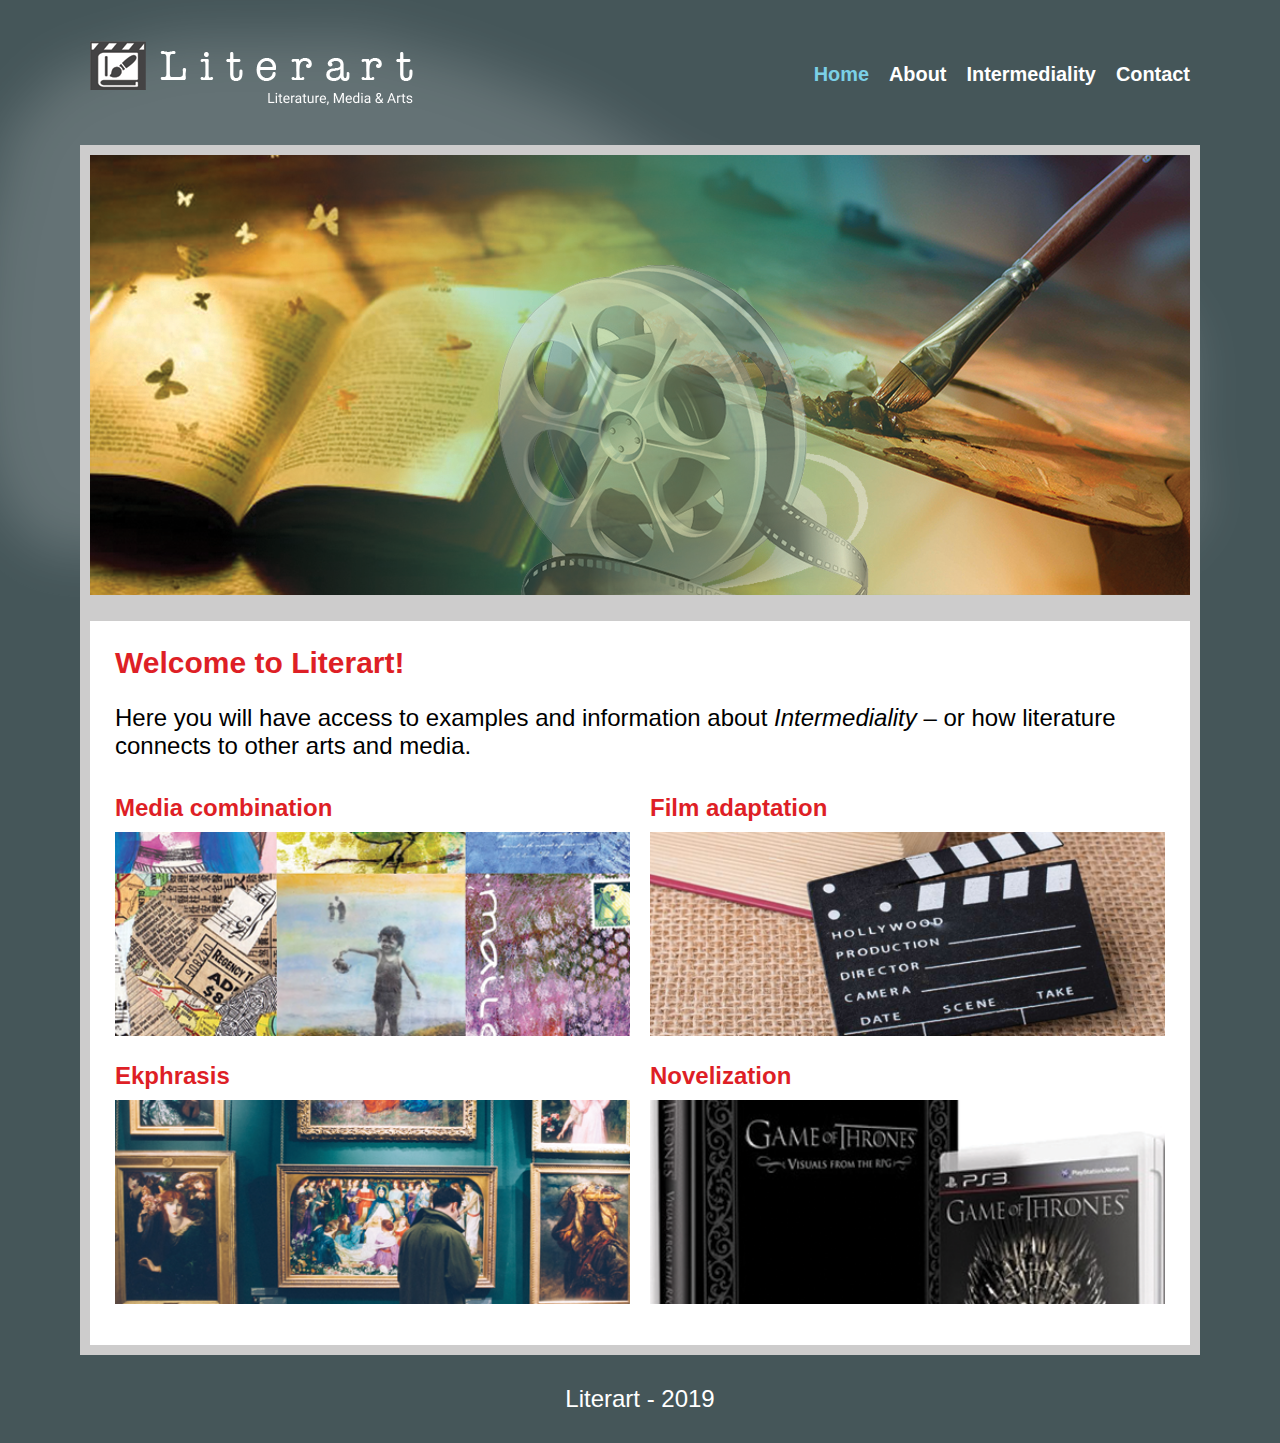
<file: index.html>
<!DOCTYPE html>
<html lang="en">
  <head>
    <meta charset="UTF-8" />
    <meta
      name="viewport"
      content="width=device-width, initial-scale=1, shrink-to-fit=no"
    />
    <meta http-equiv="X-UA-Compatible" content="ie=edge" />
    <link rel="stylesheet" href="./styles.css" />
    <title>Literart - Literature, Media & Arts</title>
  </head>

  <body>
    <div class="container">
      <div class="header">
        <a href="index.html" class="logo">Literart</a>
        <ul class="menu">
          <li><a class="active" href="index.html">Home</a></li>
          <li><a href="about.html">About</a></li>
          <li><a href="intermediality.html">Intermediality</a></li>
          <li><a href="contact.html">Contact</a></li>
        </ul>
      </div>
      <div class="content">
        <img class="banner" src="./images/banner.png" alt="Literart" />
        <div class="main">
          <h1>Welcome to Literart!</h1>
          <p>
            Here you will have access to examples and information about
            <i>Intermediality</i> – or how literature connects to other arts and
            media.
          </p>
          <div class="blocks">
            <div class="block">
              <a href="media-combination.html">
                <h2>Media combination</h2>
                <img
                  src="./images/media-combination.png"
                  alt="Media combination"
                />
              </a>
            </div>
            <div class="block">
              <a href="media-transposition.html#film-adaptation">
                <h2>Film adaptation</h2>
                <img src="./images/film-adaptation.png" alt="Film adaptation" />
              </a>
            </div>
            <div class="block">
              <a href="media-transposition.html#ekphrasis">
                <h2>Ekphrasis</h2>
                <img src="./images/ekphrasis.png" alt="Ekphrasis" />
              </a>
            </div>
            <div class="block">
              <a href="media-transposition.html#novelization">
                <h2>Novelization</h2>
                <img src="./images/novelization.png" alt="Novelization" />
              </a>
            </div>
          </div>
        </div>
      </div>
      <div class="footer">
        Literart - 2019
      </div>
    </div>
  </body>
</html>
</file>
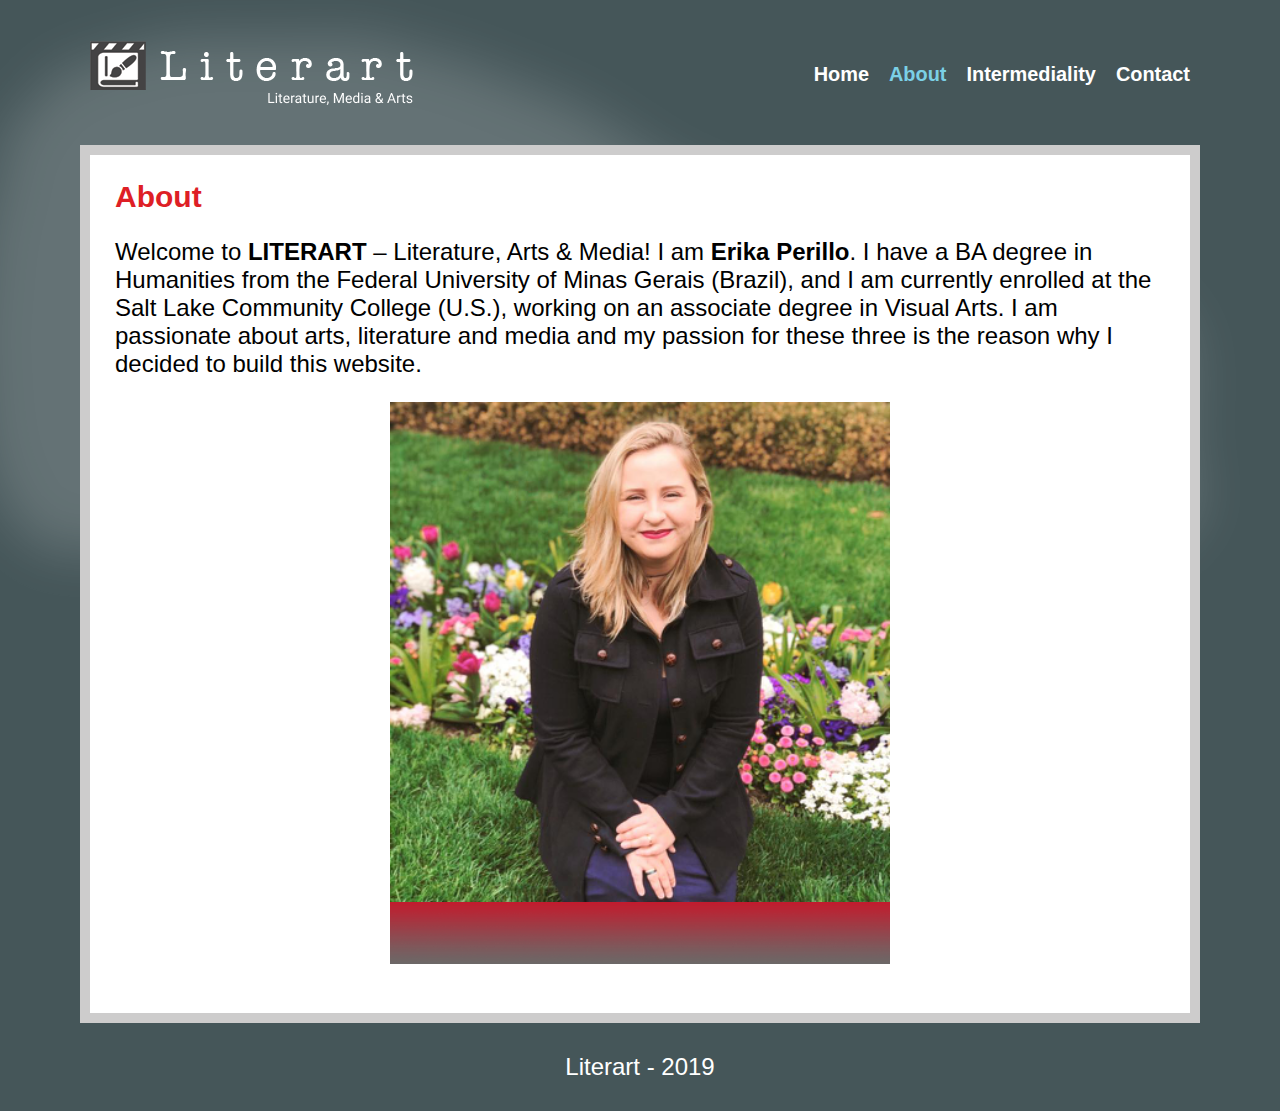
<file: about.html>
<!DOCTYPE html>
<html lang="en">
  <head>
    <meta charset="UTF-8" />
    <meta
      name="viewport"
      content="width=device-width, initial-scale=1, shrink-to-fit=no"
    />
    <meta http-equiv="X-UA-Compatible" content="ie=edge" />
    <link rel="stylesheet" href="./styles.css" />
    <title>About :: Literart - Literature, Media & Arts</title>
  </head>

  <body class="author">
    <div class="container">
      <div class="header">
        <a href="index.html" class="logo">Literart</a>
        <ul class="menu">
          <li><a href="index.html">Home</a></li>
          <li><a class="active" href="about.html">About</a></li>
          <li><a href="intermediality.html">Intermediality</a></li>
          <li><a href="contact.html">Contact</a></li>
        </ul>
      </div>
      <div class="content">
        <div class="main">
          <h1>About</h1>
          <p>
            Welcome to <strong>LITERART</strong> – Literature, Arts & Media! I
            am <strong>Erika Perillo</strong>. I have a BA degree in Humanities
            from the Federal University of Minas Gerais (Brazil), and I am
            currently enrolled at the Salt Lake Community College (U.S.),
            working on an associate degree in Visual Arts. I am passionate about
            arts, literature and media and my passion for these three is the
            reason why I decided to build this website.
          </p>
          <p>
            <img src="./images/author.png" alt="Erika Perillo" />
            <img src="./images/animation.gif" alt="Literart" />
          </p>
        </div>
      </div>
      <div class="footer">
        Literart - 2019
      </div>
    </div>
  </body>
</html>
</file>
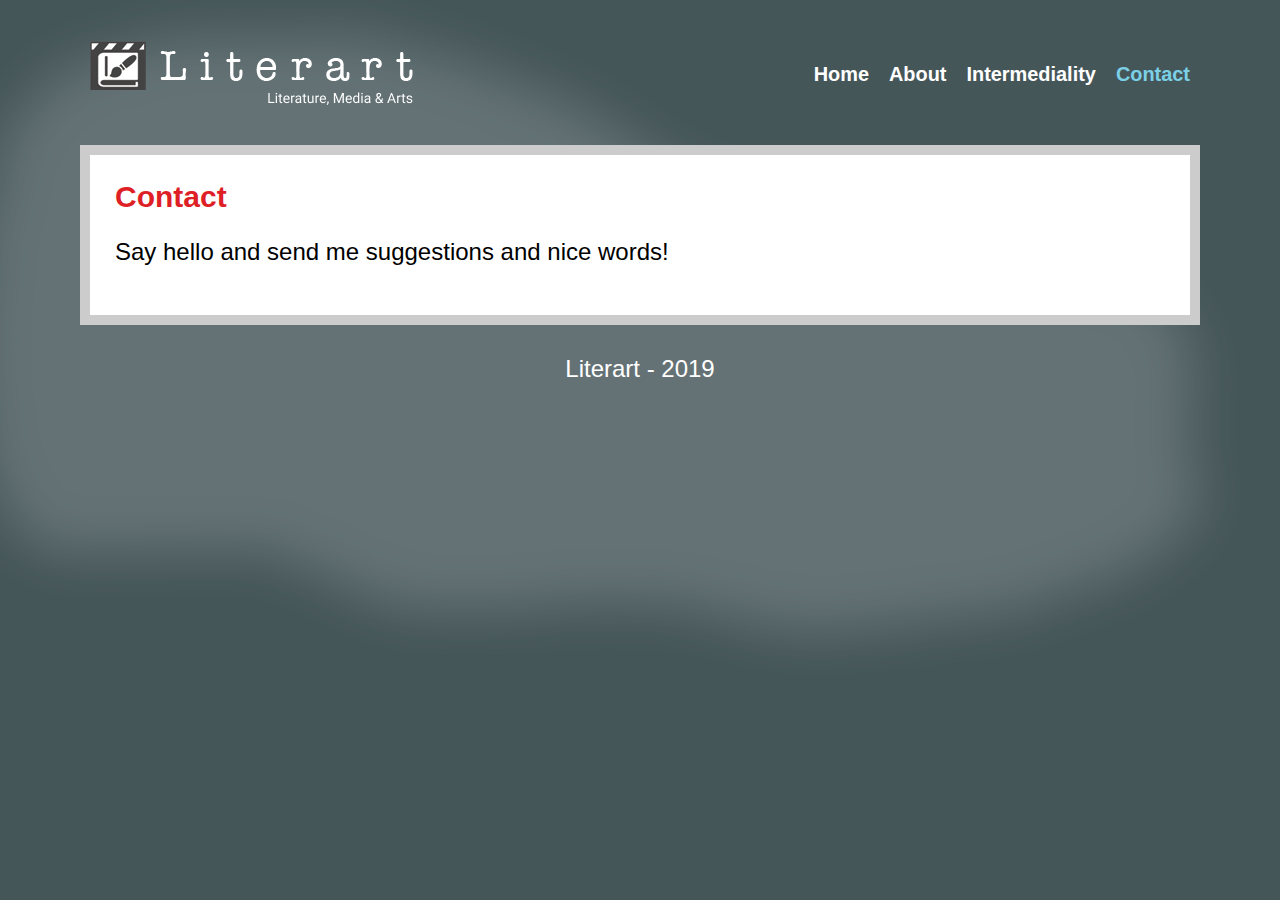
<file: contact.html>
<!DOCTYPE html>
<html lang="en">
  <head>
    <meta charset="UTF-8" />
    <meta
      name="viewport"
      content="width=device-width, initial-scale=1, shrink-to-fit=no"
    />
    <meta http-equiv="X-UA-Compatible" content="ie=edge" />
    <link rel="stylesheet" href="./styles.css" />
    <title>Contact :: Literart - Literature, Media & Arts</title>
  </head>

  <body class="author">
    <div class="container">
      <div class="header">
        <a href="index.html" class="logo">Literart</a>
        <ul class="menu">
          <li><a href="index.html">Home</a></li>
          <li><a href="about.html">About</a></li>
          <li><a href="intermediality.html">Intermediality</a></li>
          <li><a class="active" href="contact.html">Contact</a></li>
        </ul>
      </div>
      <div class="content">
        <div class="main">
          <h1>Contact</h1>
          <p>Say hello and send me suggestions and nice words!</p>
          <p>
            <script
              type="text/javascript"
              src="https://form.jotform.com/jsform/93200164380144"
            ></script>
          </p>
        </div>
      </div>
      <div class="footer">
        Literart - 2019
      </div>
    </div>
  </body>
</html>
</file>
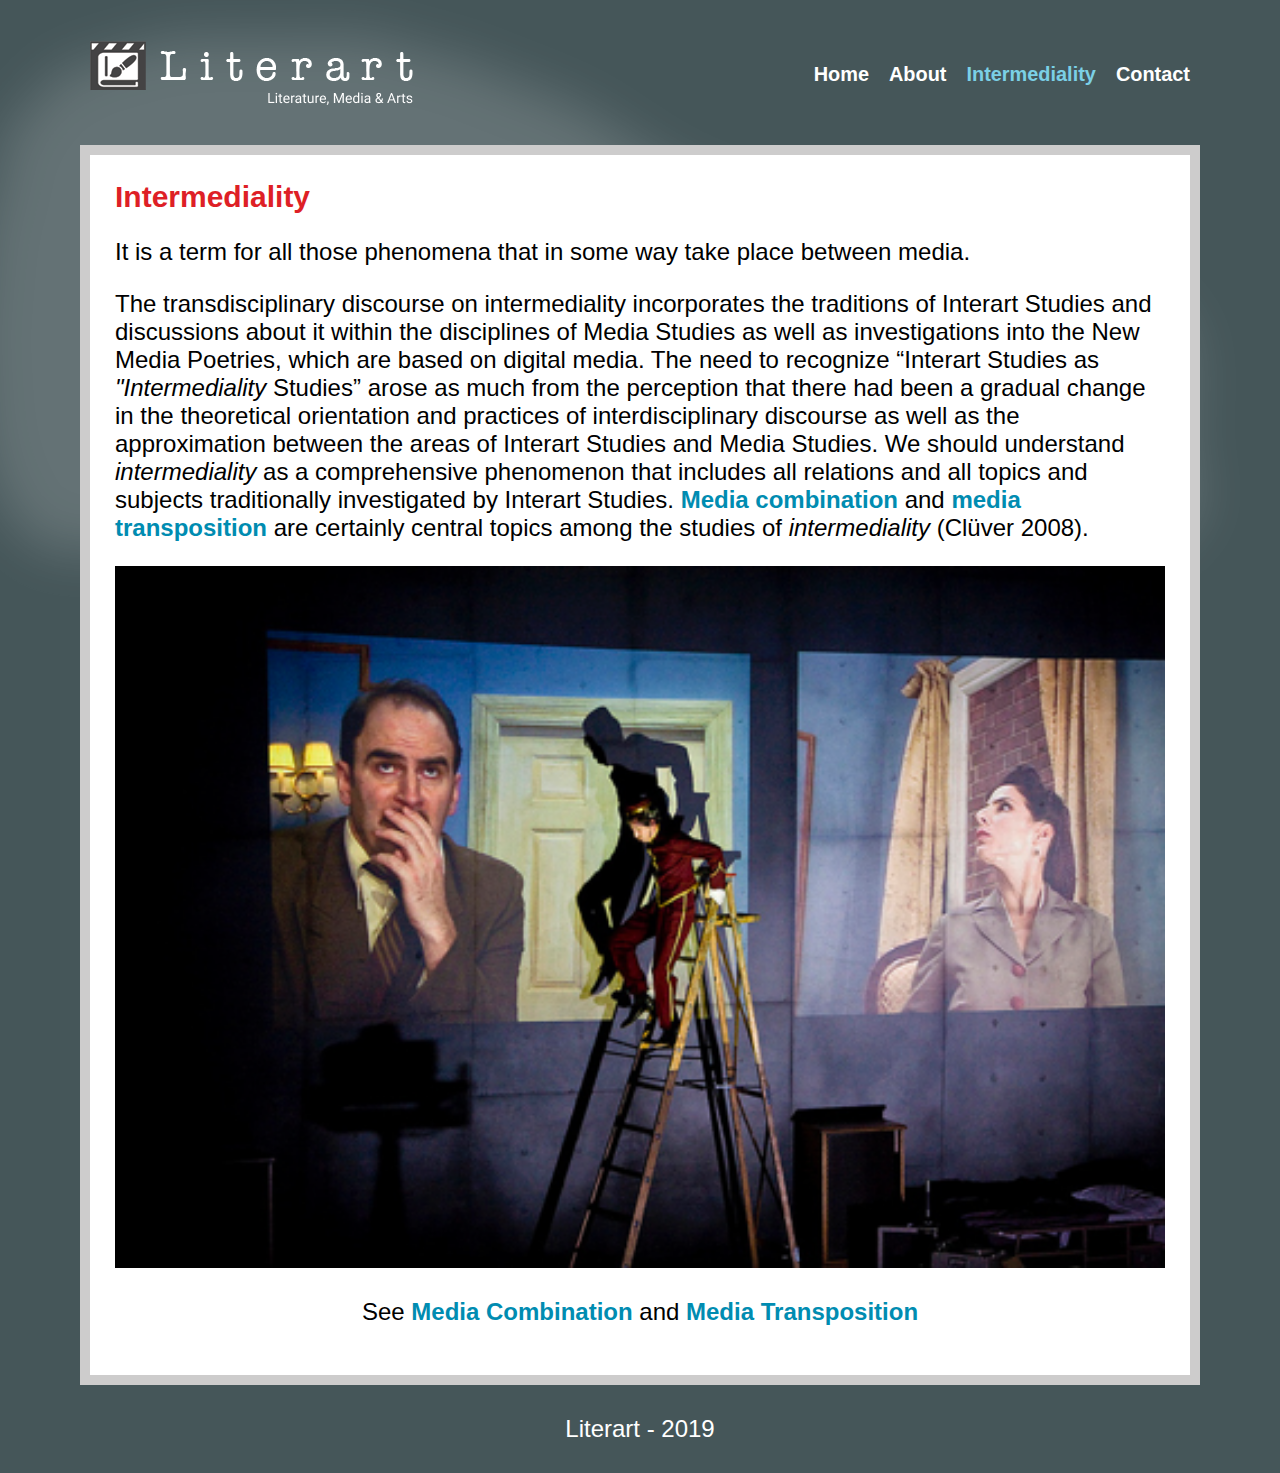
<file: intermediality.html>
<!DOCTYPE html>
<html lang="en">
  <head>
    <meta charset="UTF-8" />
    <meta
      name="viewport"
      content="width=device-width, initial-scale=1, shrink-to-fit=no"
    />
    <meta http-equiv="X-UA-Compatible" content="ie=edge" />
    <link rel="stylesheet" href="./styles.css" />
    <title>Intermediality :: Literart - Literature, Media & Arts</title>
  </head>

  <body class="intermediality">
    <div class="container">
      <div class="header">
        <a href="index.html" class="logo">Literart</a>
        <ul class="menu">
          <li><a href="index.html">Home</a></li>
          <li><a href="about.html">About</a></li>
          <li>
            <a class="active" href="intermediality.html">Intermediality</a>
          </li>
          <li><a href="contact.html">Contact</a></li>
        </ul>
      </div>
      <div class="content">
        <div class="main">
          <h1>Intermediality</h1>
          <p>
            It is a term for all those phenomena that in some way take place
            between media.
          </p>
          <p>
            The transdisciplinary discourse on intermediality incorporates the
            traditions of Interart Studies and discussions about it within the
            disciplines of Media Studies as well as investigations into the New
            Media Poetries, which are based on digital media. The need to
            recognize “Interart Studies as
            <i>"Intermediality</i> Studies” arose as much from the perception
            that there had been a gradual change in the theoretical orientation
            and practices of interdisciplinary discourse as well as the
            approximation between the areas of Interart Studies and Media
            Studies. We should understand <i>intermediality</i> as a
            comprehensive phenomenon that includes all relations and all topics
            and subjects traditionally investigated by Interart Studies.
            <a href="media-combination.html">Media combination</a> and
            <a href="media-transposition.html">media transposition</a> are
            certainly central topics among the studies of
            <i>intermediality</i> (Clüver 2008).
          </p>
          <p>
            <img src="./images/intermediality.png" alt="Intermediality" />
          </p>
          <p class="center">
            See <a href="media-combination.html">Media Combination</a>
            and <a href="media-transposition.html">Media Transposition</a>
          </p>
        </div>
      </div>
      <div class="footer">
        Literart - 2019
      </div>
    </div>
  </body>
</html>
</file>
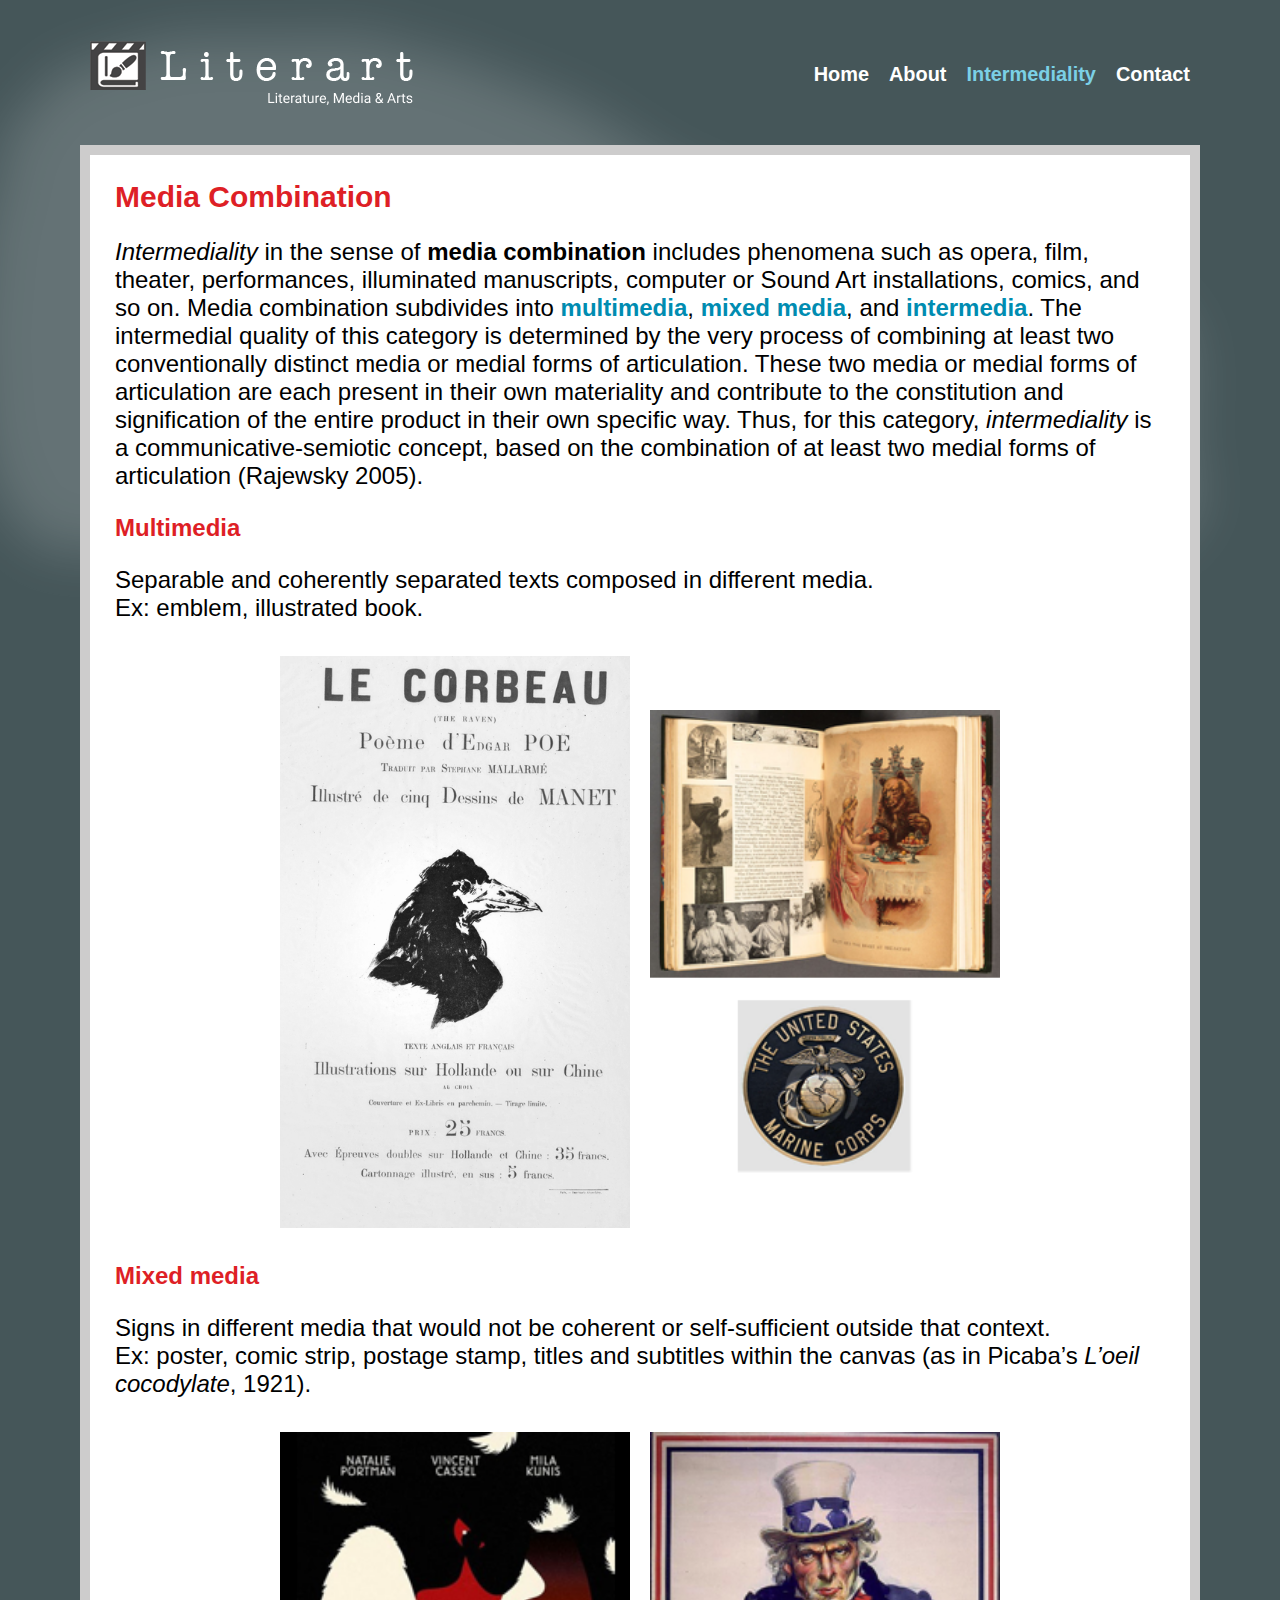
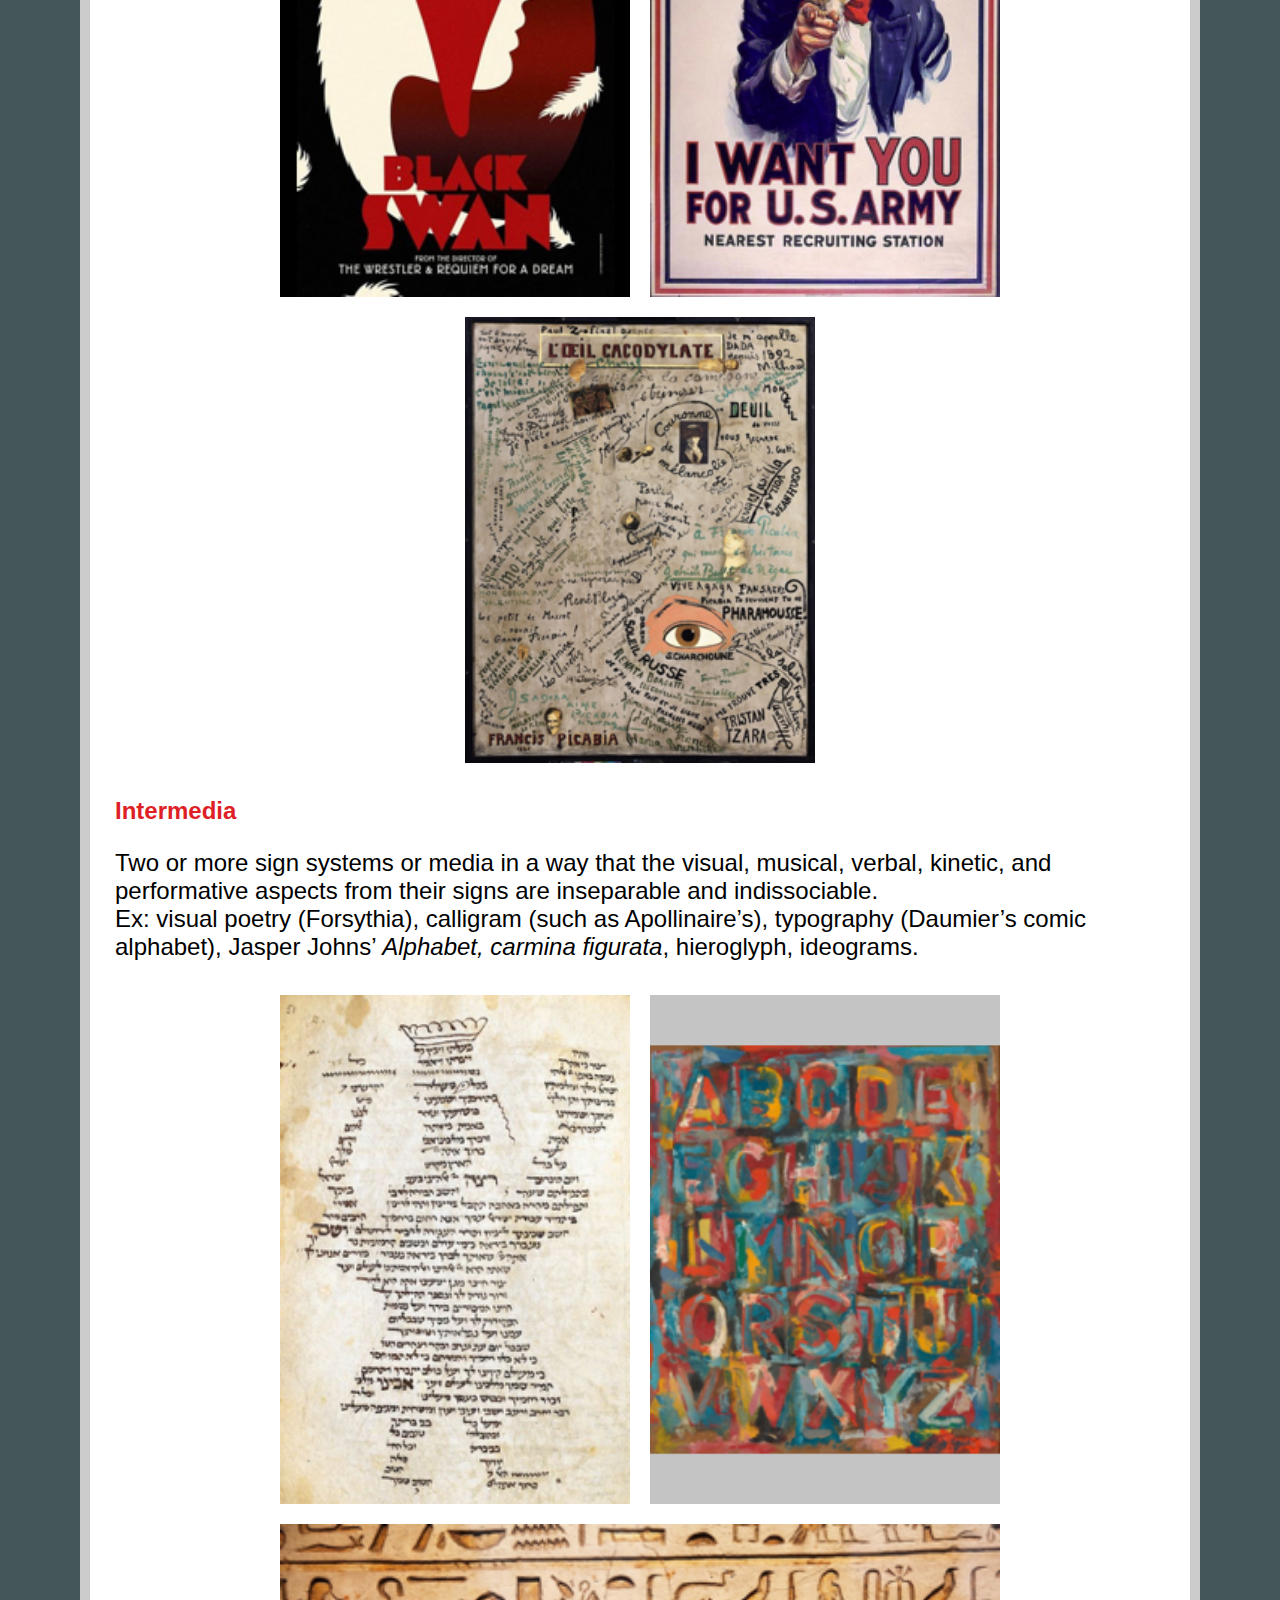
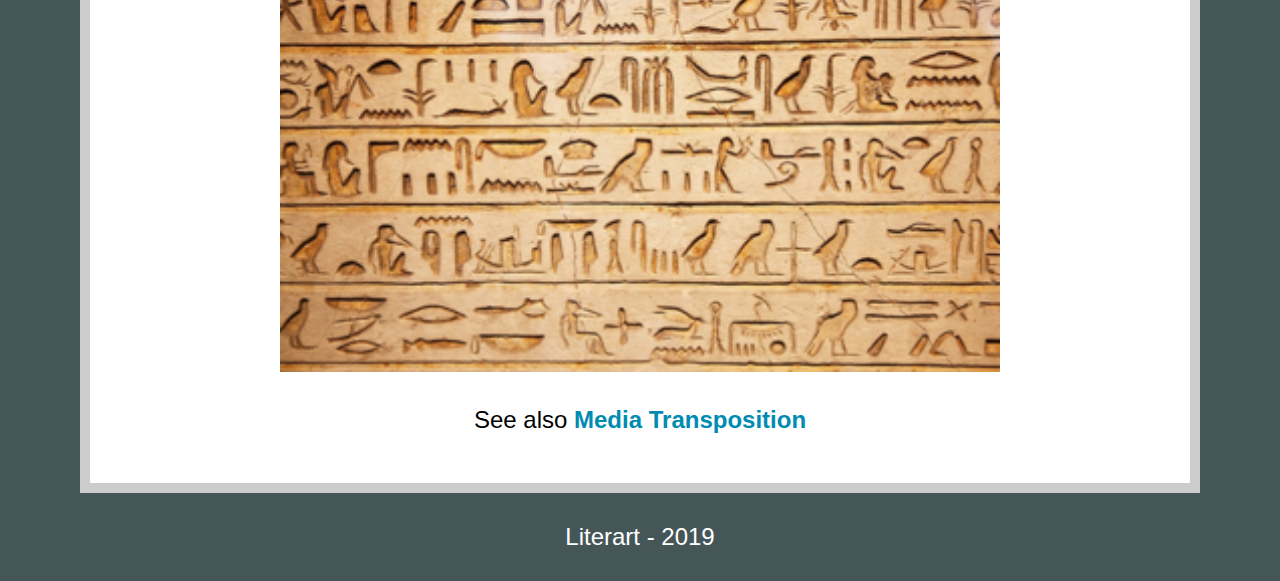
<file: media-combination.html>
<!DOCTYPE html>
<html lang="en">
  <head>
    <meta charset="UTF-8" />
    <meta
      name="viewport"
      content="width=device-width, initial-scale=1, shrink-to-fit=no"
    />
    <meta http-equiv="X-UA-Compatible" content="ie=edge" />
    <link rel="stylesheet" href="./styles.css" />
    <title>Media Combination :: Literart - Literature, Media & Arts</title>
  </head>

  <body class="media-combination">
    <div class="container">
      <div class="header">
        <a href="index.html" class="logo">Literart</a>
        <ul class="menu">
          <li><a href="index.html">Home</a></li>
          <li><a href="about.html">About</a></li>
          <li>
            <a class="active" href="intermediality.html">Intermediality</a>
          </li>
          <li><a href="contact.html">Contact</a></li>
        </ul>
      </div>
      <div class="content">
        <div class="main">
          <h1>Media Combination</h1>
          <p>
            <i>Intermediality</i> in the sense of
            <strong>media combination</strong> includes phenomena such as opera,
            ﬁlm, theater, performances, illuminated manuscripts, computer or
            Sound Art installations, comics, and so on. Media combination
            subdivides into <a href="#multimedia">multimedia</a>,
            <a href="#mixed-media">mixed media</a>, and
            <a href="#intermedia">intermedia</a>. The intermedial quality of
            this category is determined by the very process of combining at
            least two conventionally distinct media or medial forms of
            articulation. These two media or medial forms of articulation are
            each present in their own materiality and contribute to the
            constitution and signiﬁcation of the entire product in their own
            speciﬁc way. Thus, for this category, <i>intermediality</i> is a
            communicative-semiotic concept, based on the combination of at least
            two medial forms of articulation (Rajewsky 2005).
          </p>
          <h2 id="multimedia">Multimedia</h2>
          <p>
            Separable and coherently separated texts composed in different
            media.<br />Ex: emblem, illustrated book.
          </p>
          <p class="photos">
            <img src="./images/multimedia1.png" alt="Multimedia" />
            <img src="./images/multimedia2.png" alt="Multimedia" />
          </p>

          <h2 id="mixed-media">Mixed media</h2>
          <p>
            Signs in different media that would not be coherent or
            self-sufficient outside that context.<br />Ex: poster, comic strip,
            postage stamp, titles and subtitles within the canvas (as in
            Picaba’s <i>L’oeil cocodylate</i>, 1921).
          </p>
          <p class="photos">
            <img src="./images/mixed-media1.png" alt="Mixed media" />
            <img src="./images/mixed-media2.png" alt="Mixed media" />
            <img src="./images/mixed-media3.png" alt="Mixed media" />
          </p>

          <h2 id="intermedia">Intermedia</h2>
          <p>
            Two or more sign systems or media in a way that the visual, musical,
            verbal, kinetic, and performative aspects from their signs are
            inseparable and indissociable.<br />
            Ex: visual poetry (Forsythia), calligram (such as Apollinaire’s),
            typography (Daumier’s comic alphabet), Jasper Johns’
            <i>Alphabet, carmina figurata</i>, hieroglyph, ideograms.
          </p>
          <p class="photos">
            <img src="./images/intermedia1.png" alt="Intermedia" />
            <img src="./images/intermedia2.png" alt="Intermedia" />
            <img
              src="./images/intermedia3.png"
              class="large"
              alt="Intermedia"
            />
          </p>
          <p class="center">
            See also <a href="media-transposition.html">Media Transposition</a>
          </p>
        </div>
      </div>
      <div class="footer">
        Literart - 2019
      </div>
    </div>
  </body>
</html>
</file>
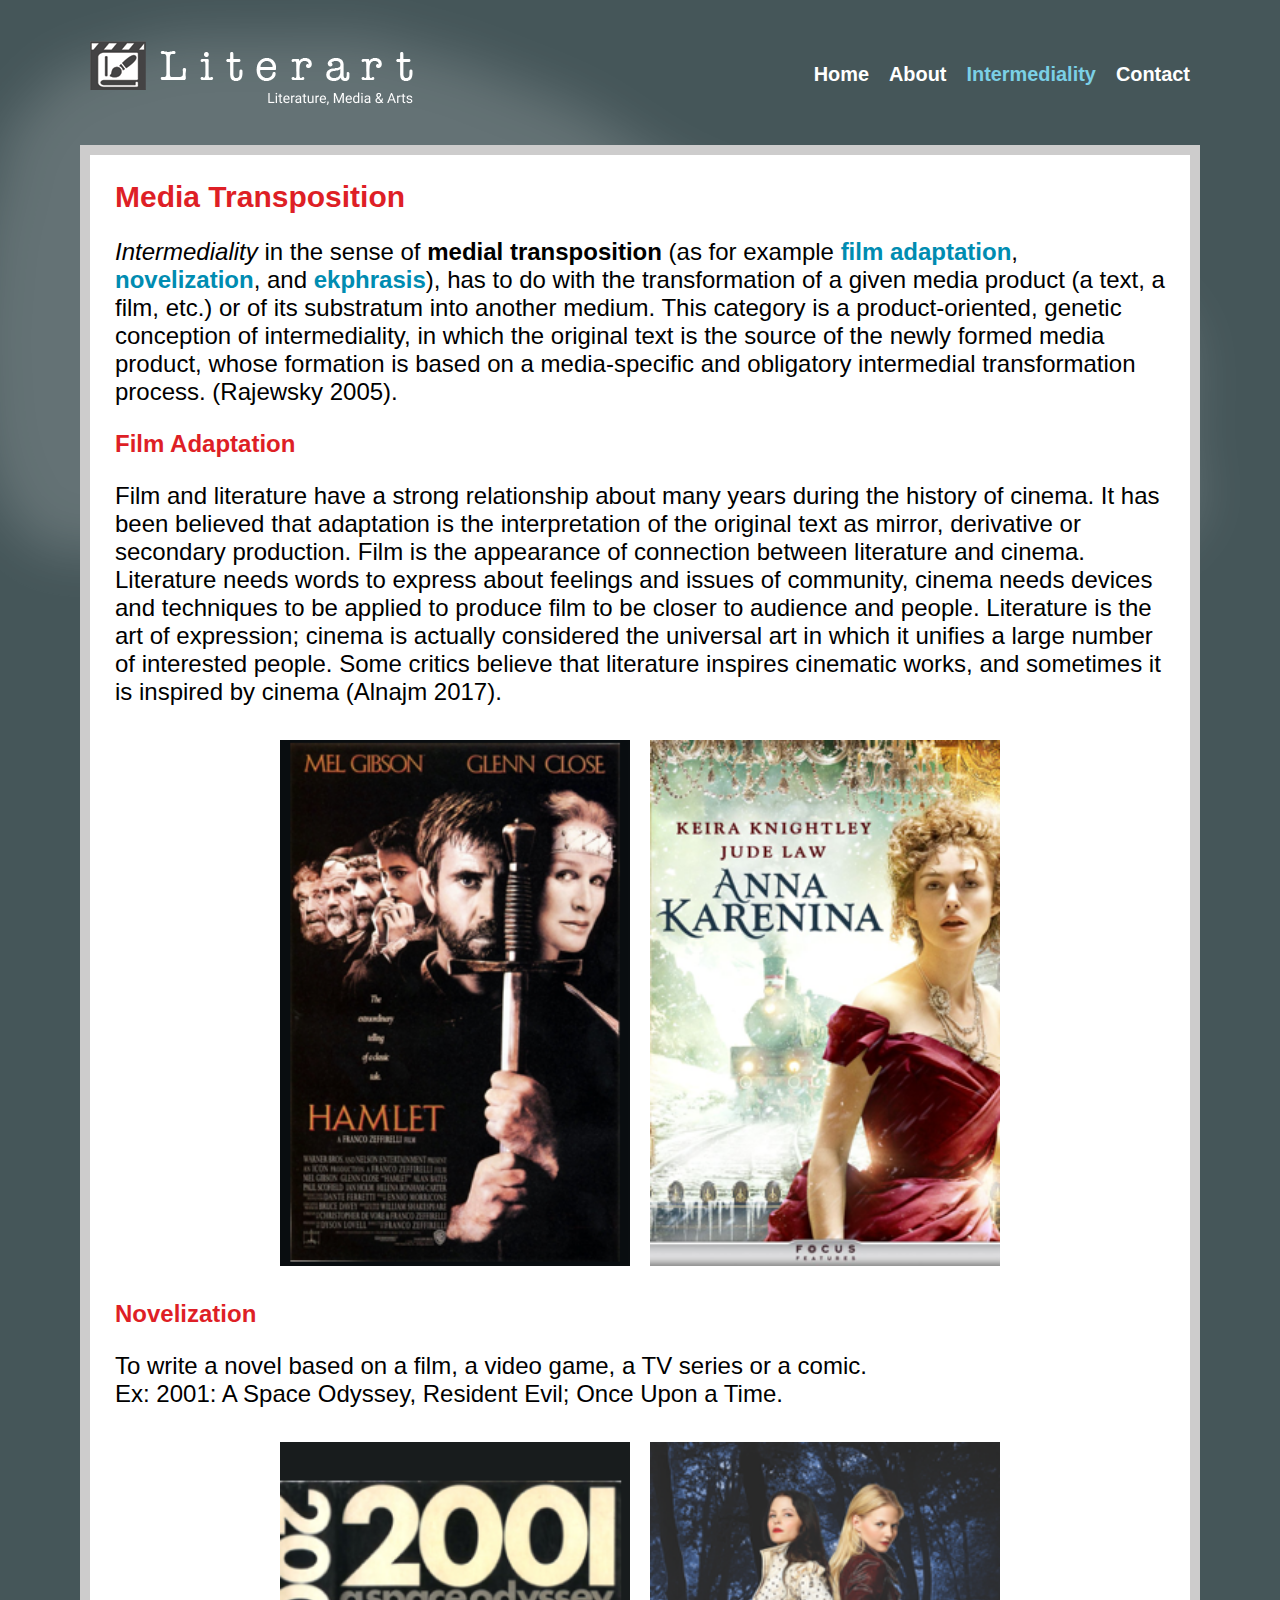
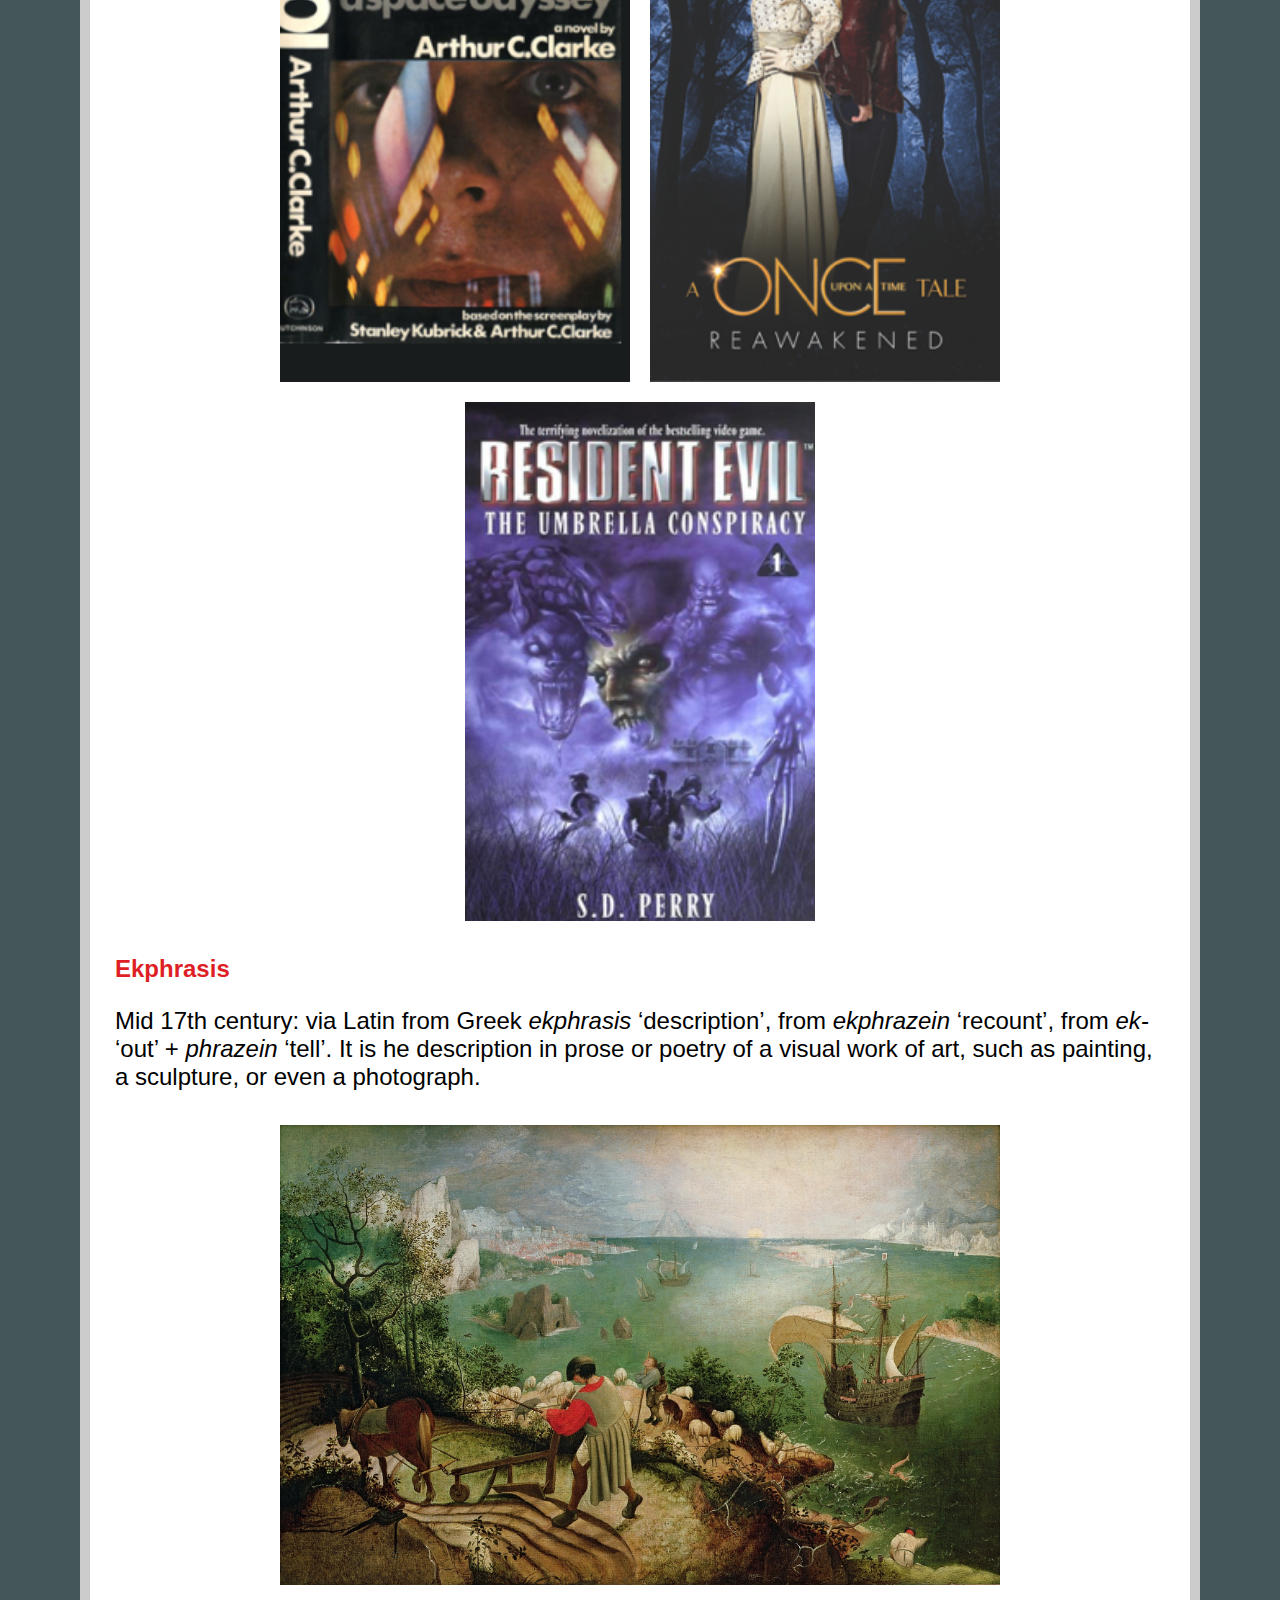
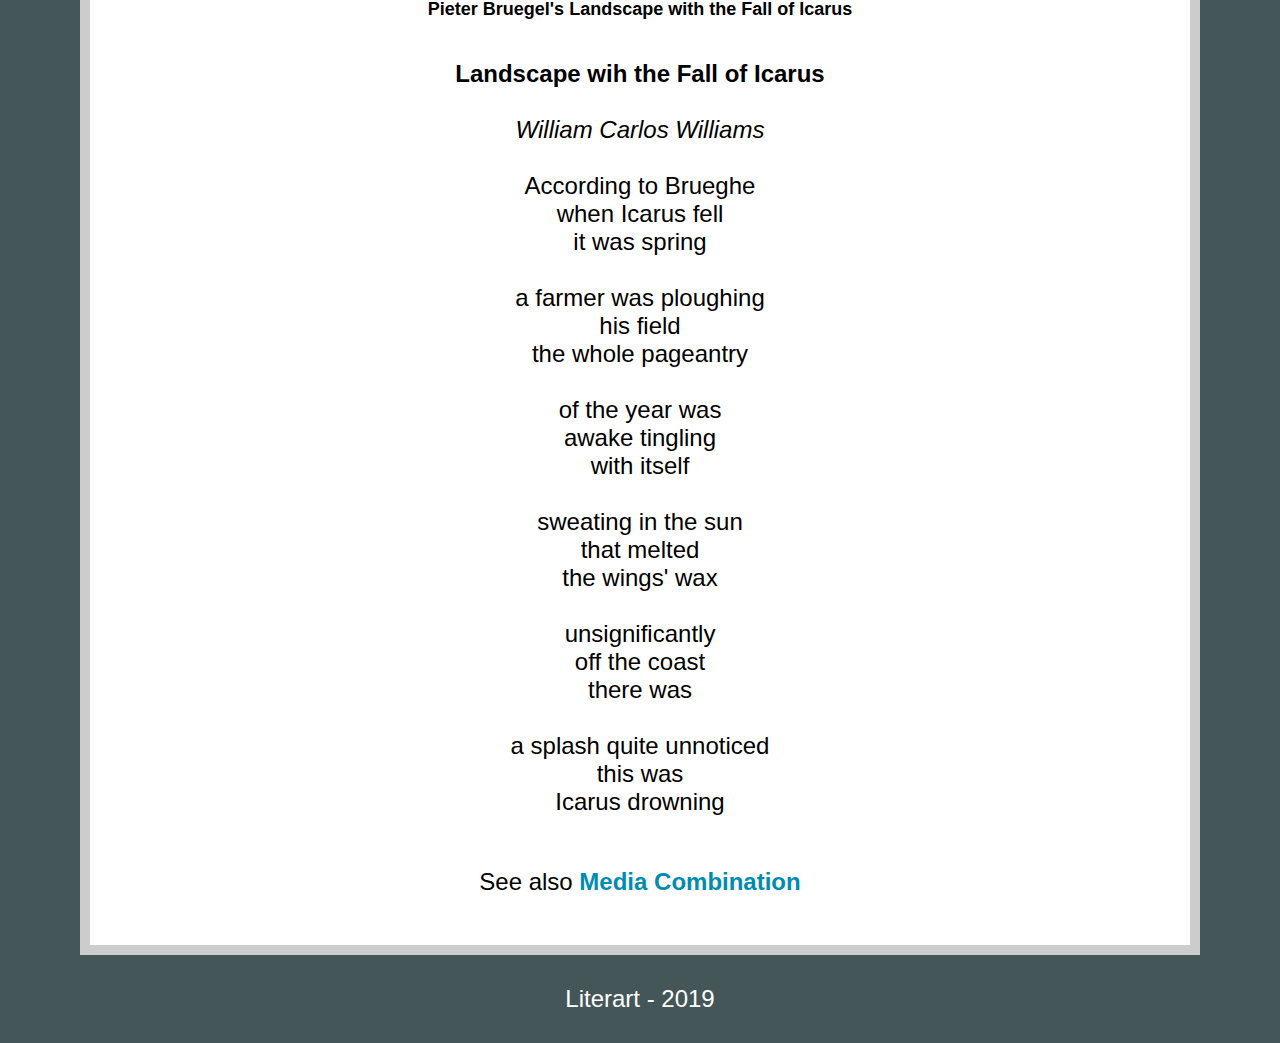
<file: media-transposition.html>
<!DOCTYPE html>
<html lang="en">
  <head>
    <meta charset="UTF-8" />
    <meta
      name="viewport"
      content="width=device-width, initial-scale=1, shrink-to-fit=no"
    />
    <meta http-equiv="X-UA-Compatible" content="ie=edge" />
    <link rel="stylesheet" href="./styles.css" />
    <title>Media Transposition :: Literart - Literature, Media & Arts</title>
  </head>

  <body class="media-transposition">
    <div class="container">
      <div class="header">
        <a href="index.html" class="logo">Literart</a>
        <ul class="menu">
          <li><a href="index.html">Home</a></li>
          <li><a href="about.html">About</a></li>
          <li>
            <a class="active" href="intermediality.html">Intermediality</a>
          </li>
          <li><a href="contact.html">Contact</a></li>
        </ul>
      </div>
      <div class="content">
        <div class="main">
          <h1>Media Transposition</h1>
          <p>
            <i>Intermediality</i> in the sense of
            <strong>medial transposition</strong> (as for example
            <a href="#film-adaptation">film adaptation</a>,
            <a href="#novelization">novelization</a>, and
            <a href="#ekphrasis">ekphrasis</a>), has to do with the
            transformation of a given media product (a text, a film, etc.) or of
            its substratum into another medium. This category is a
            product-oriented, genetic conception of intermediality, in which the
            original text is the source of the newly formed media product, whose
            formation is based on a media-specific and obligatory intermedial
            transformation process. (Rajewsky 2005).
          </p>
          <h2 id="film-adaptation">Film Adaptation</h2>
          <p>
            Film and literature have a strong relationship about many years
            during the history of cinema. It has been believed that adaptation
            is the interpretation of the original text as mirror, derivative or
            secondary production. Film is the appearance of connection between
            literature and cinema. Literature needs words to express about
            feelings and issues of community, cinema needs devices and
            techniques to be applied to produce film to be closer to audience
            and people. Literature is the art of expression; cinema is actually
            considered the universal art in which it unifies a large number of
            interested people. Some critics believe that literature inspires
            cinematic works, and sometimes it is inspired by cinema (Alnajm
            2017).
          </p>
          <p class="photos">
            <img src="./images/film-adaptation1.png" alt="Film Adaptation" />
            <img src="./images/film-adaptation2.png" alt="Film Adaptation" />
          </p>

          <h2 id="novelization">Novelization</h2>
          <p>
            To write a novel based on a film, a video game, a TV series or a
            comic.<br />
            Ex: 2001: A Space Odyssey, Resident Evil; Once Upon a Time.
          </p>
          <p class="photos">
            <img src="./images/novelization1.png" alt="Novelization" />
            <img src="./images/novelization2.png" alt="Novelization" />
            <img src="./images/novelization3.png" alt="Novelization" />
          </p>

          <h2 id="ekphrasis">Ekphrasis</h2>
          <p>
            Mid 17th century: via Latin from Greek
            <i>ekphrasis</i> ‘description’, from <i>ekphrazein</i> ‘recount’,
            from <i>ek-</i> ‘out’ + <i>phrazein</i> ‘tell’. It is he description
            in prose or poetry of a visual work of art, such as painting, a
            sculpture, or even a photograph.
          </p>
          <p class="photos">
            <img src="./images/ekphrasis1.jpg" class="large" alt="Ekphrasis" />
            <figcaption>
              Pieter Bruegel's Landscape with the Fall of Icarus
            </figcaption>
          </p>
          <p class="center">
            <strong>Landscape wih the Fall of Icarus</strong>
            <br /><br />
            <i>William Carlos Williams</i><br /><br />
            According to Brueghe <br />
            when Icarus fell<br />
            it was spring<br /><br />
            a farmer was ploughing<br />
            his field<br />
            the whole pageantry<br /><br />
            of the year was<br />
            awake tingling<br />
            with itself<br /><br />
            sweating in the sun<br />
            that melted<br />
            the wings' wax<br /><br />
            unsignificantly<br />
            off the coast<br />
            there was<br /><br />
            a splash quite unnoticed<br />
            this was<br />
            Icarus drowning<br /><br />
          </p>
          <p class="center">
            See also <a href="media-combination.html">Media Combination</a>
          </p>
        </div>
      </div>
      <div class="footer">
        Literart - 2019
      </div>
    </div>
  </body>
</html>
</file>
<file: styles.css>
html {
  box-sizing: border-box;
  font-size: 24px;
  font-family: Arial, Helvetica, sans-serif;
}

html,
body {
  margin: 0;
  padding: 0;
  font-weight: normal;
}

*,
*:before,
*:after {
  box-sizing: inherit;
}

body {
  background: #455659 url("./images/background.png") no-repeat center top;
}

img {
  width: 100%;
  height: auto;
}

a {
  color: #008cb1;
  font-weight: bold;
  text-decoration: none;
}

a:hover {
  color: #ef9cc2;
}

.container {
  max-width: 1120px;
  margin: 0 auto;
}

.center {
  text-align: center;
}

.header {
  height: 145px;
  padding: 10px;
  position: relative;
  display: flex;
  flex-direction: row;
  align-items: center;
  justify-content: space-between;
}

.logo {
  display: block;
  width: 323px;
  height: 64px;
  background: url("./images/logo.png") no-repeat center center;
  text-indent: -1000px;
  overflow: hidden;
  background-size: contain;
}

.menu {
  list-style: none;
  margin: 0;
  padding: 0;
  display: flex;
}

.menu li {
  display: block;
  padding-left: 20px;
}

.menu li a {
  color: #ffffff;
  font-size: 0.83rem;
  text-decoration: none;
  transition: color 0.3s;
}

.menu li a.active {
  color: #7bd0e6;
}

.menu li a:hover {
  color: #ef9cc2;
}

.content {
  background-color: #cdcccc;
  padding: 10px;
}

.banner {
  margin-bottom: 20px;
}

.main {
  background-color: #ffffff;
  padding: 25px;
}

h1,
h2 {
  margin: 0;
  color: #de1f26;
  transition: color 0.3s;
}

h1 {
  font-size: 1.25rem;
}

h2 {
  font-size: 1rem;
  margin-bottom: 10px;
}

.blocks {
  display: flex;
  flex-wrap: wrap;
  justify-content: space-between;
  margin: 0 -10px;
}

.block {
  width: 50%;
}

.block a {
  display: block;
  text-decoration: none;
  padding: 10px;
  transition: background-color 0.3s;
}

.block a:hover {
  background-color: #7bd0e6;
}

.block a:hover h2 {
  color: #ffffff;
}

.footer {
  color: #ffffff;
  text-align: center;
  padding: 30px;
}

.author img {
  max-width: 500px;
  margin: 0 auto;
  display: block;
}

.media-combination p.photos,
.media-transposition p.photos {
  display: flex;
  flex-wrap: wrap;
  align-items: center;
  justify-content: center;
}

.media-combination p.photos img,
.media-transposition p.photos img {
  max-width: 350px;
  margin: 10px;
  display: inline-block;
}

.media-combination p.photos img.large,
.media-transposition p.photos img.large {
  max-width: 720px;
}

figcaption {
  font-size: 0.75rem;
  text-align: center;
  margin-bottom: 40px;
  margin-top: -20px;
  font-weight: bold;
}

/* Mobile Styles */

@media (max-width: 850px) {
  .header {
    height: auto;
    flex-direction: column;
    padding: 10px;
  }
  .logo {
    width: 100%;
  }
  .menu {
    flex-direction: column;
    align-items: center;
    margin-top: 20px;
  }
  .menu li {
    display: block;
    padding: 5px;
  }

  .media-combination p.photos img.large,
  .media-transposition p.photos img.large {
    max-width: 350px;
  }
}

@media (max-width: 700px) {
  html {
    font-size: 16px;
  }
  .block {
    width: 100%;
  }
}
</file>
